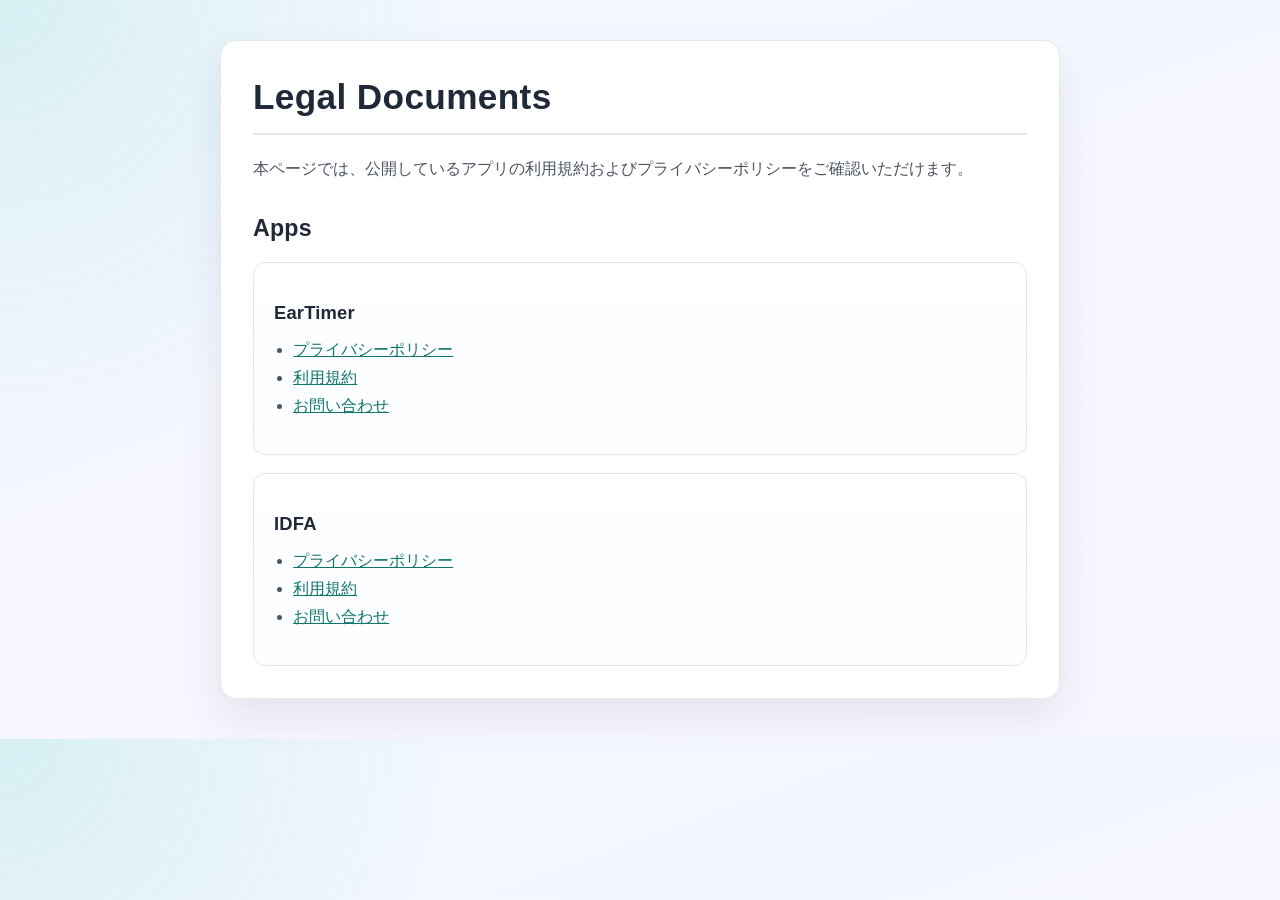
<file: index.html>
<!doctype html>
<html lang="ja">
    <head>
        <meta charset="UTF-8" />
        <title>Legal Documents</title>
        <link rel="stylesheet" href="style.css" />
    </head>
    <body>
        <h1>Legal Documents</h1>

        <p>
            本ページでは、公開しているアプリの利用規約およびプライバシーポリシーをご確認いただけます。
        </p>

        <h2>Apps</h2>

        <section>
            <h3>EarTimer</h3>
            <ul>
                <li>
                    <a href="EarTimer/privacy.html">プライバシーポリシー</a>
                </li>

                <li>
                    <a href="EarTimer/terms.html">利用規約</a>
                </li>

                <li>
                    <a href="EarTimer/contact.html">お問い合わせ</a>
                </li>
            </ul>
        </section>
        <section>
            <h3>IDFA</h3>
            <ul>
                <li>
                    <a href="IDFA/privacy.html">プライバシーポリシー</a>
                </li>

                <li>
                    <a href="IDFA/terms.html">利用規約</a>
                </li>

                <li>
                    <a href="IDFA/contact.html">お問い合わせ</a>
                </li>
            </ul>
        </section>
    </body>
</html>
</file>
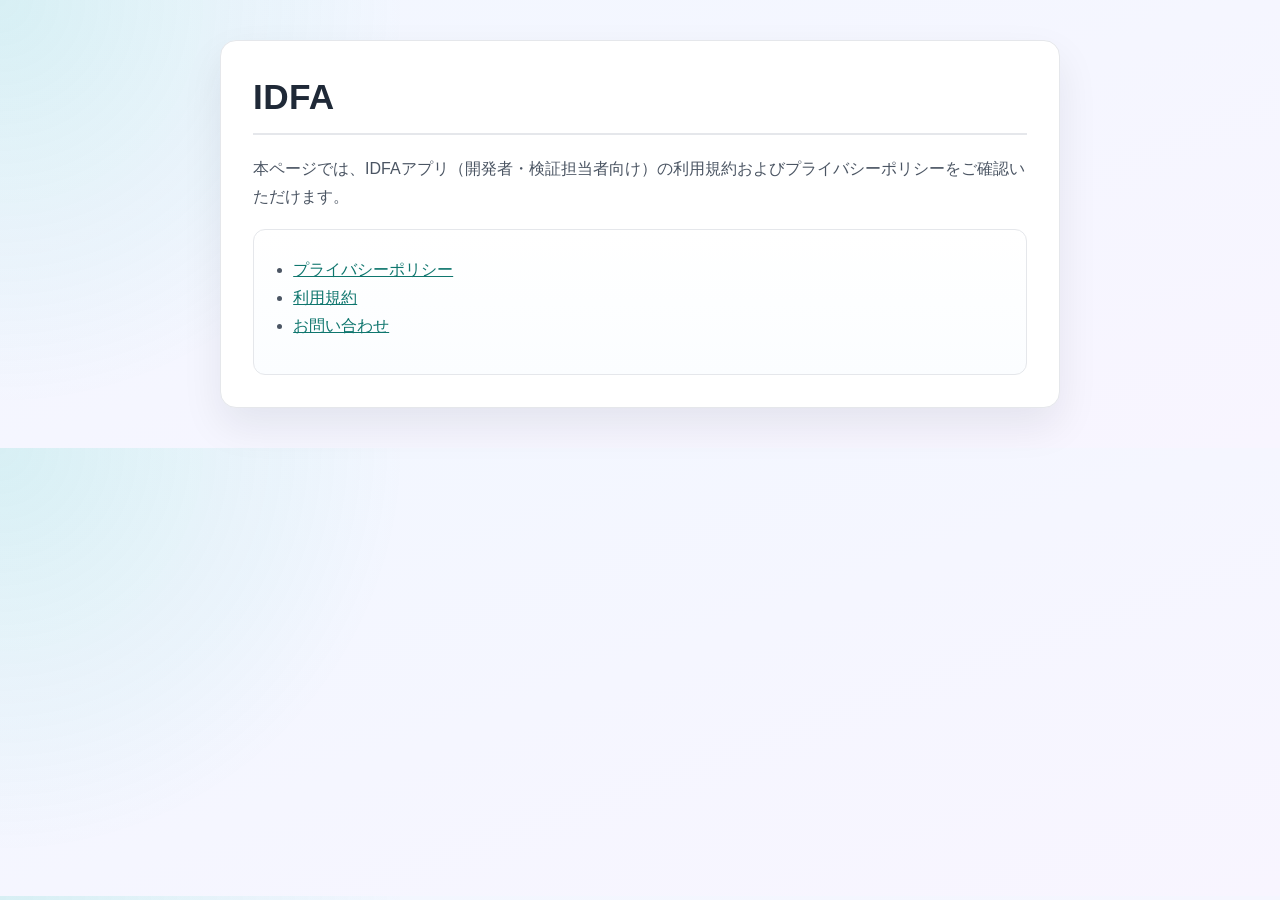
<file: IDFA/index.html>
<!doctype html>
<html lang="ja">
    <head>
        <meta charset="UTF-8" />
        <title>Legal Documents</title>
        <link rel="stylesheet" href="../style.css" />
    </head>
    <body>
        <h1>IDFA</h1>

        <p>本ページでは、IDFAアプリ（開発者・検証担当者向け）の利用規約およびプライバシーポリシーをご確認いただけます。</p>

        <section>
            <ul>
                <li><a href="privacy.html">プライバシーポリシー</a></li>
                <li><a href="terms.html">利用規約</a></li>
                <li><a href="contact.html">お問い合わせ</a></li>
            </ul>
        </section>
    </body>
</html>
</file>
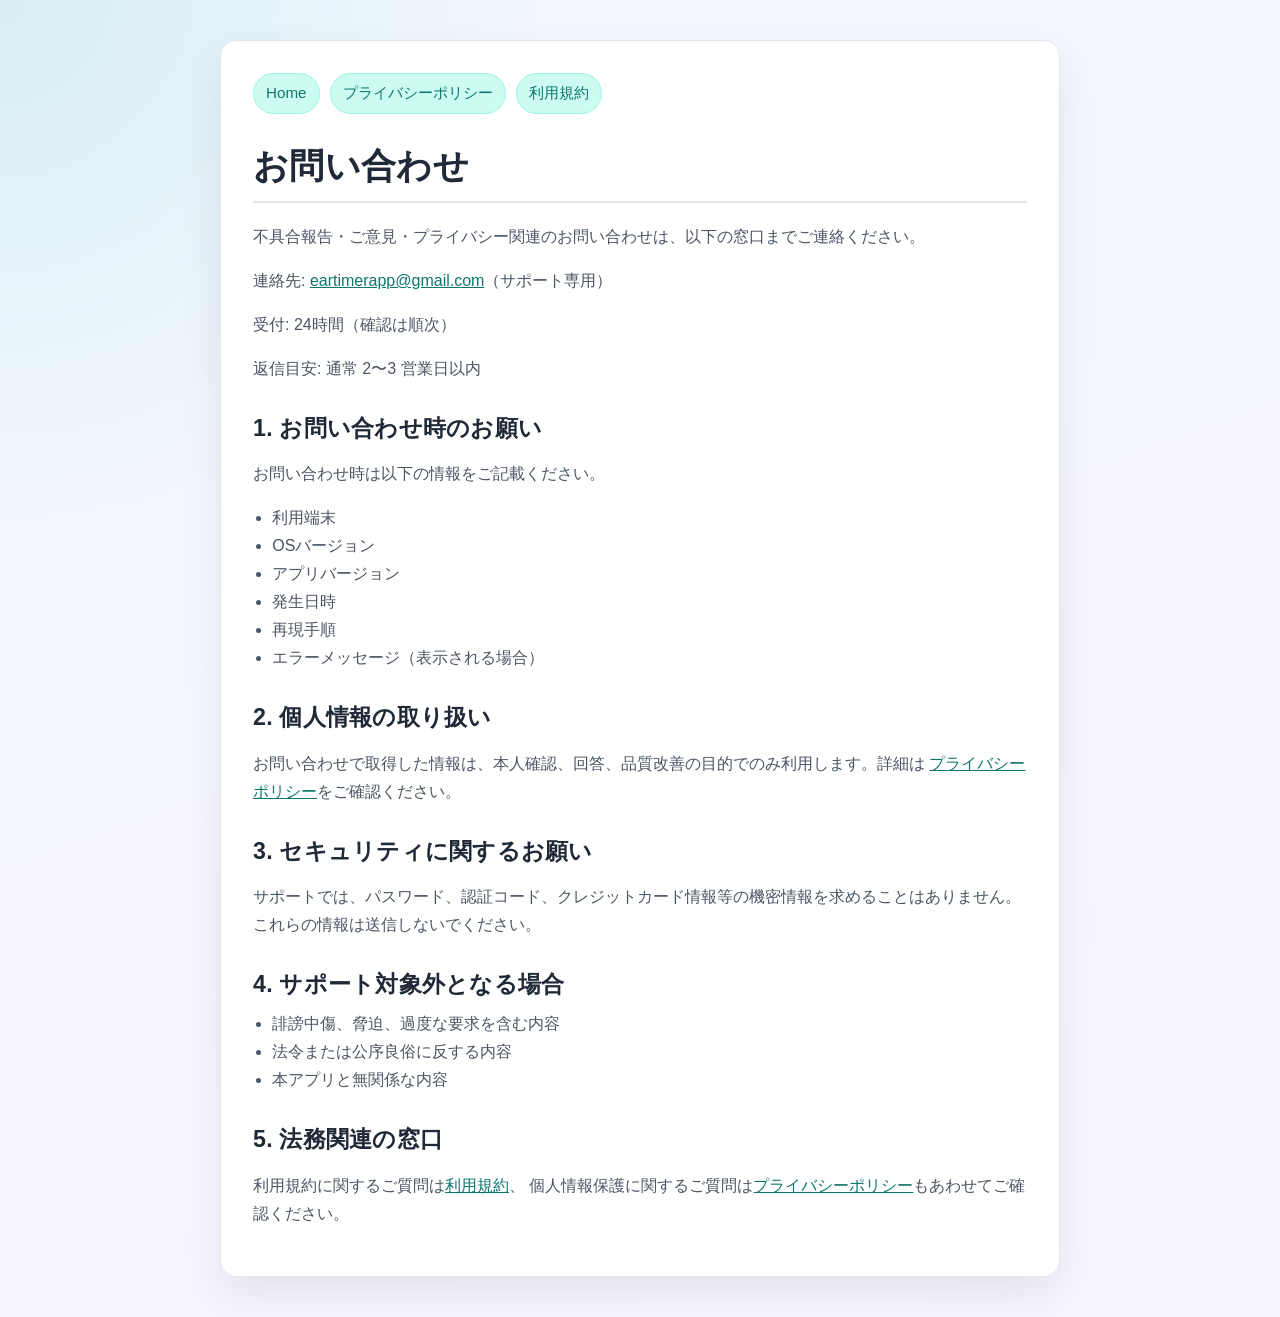
<file: EarTimer/contact.html>
<!doctype html>
<html lang="ja">
    <head>
        <meta charset="UTF-8" />
        <title>お問い合わせ</title>
        <link rel="stylesheet" href="../style.css" />
    </head>
    <body>
        <nav>
            <a href="../index.html">Home</a>
            <a href="privacy.html">プライバシーポリシー</a>
            <a href="terms.html">利用規約</a>
        </nav>

        <h1>お問い合わせ</h1>

        <p>
            不具合報告・ご意見・プライバシー関連のお問い合わせは、以下の窓口までご連絡ください。
        </p>

        <p>
            連絡先:
            <a href="mailto:eartimerapp@gmail.com">eartimerapp@gmail.com</a
            >（サポート専用）
        </p>

        <p>受付: 24時間（確認は順次）</p>

        <p>返信目安: 通常 2〜3 営業日以内</p>

        <h2>1. お問い合わせ時のお願い</h2>

        <p>お問い合わせ時は以下の情報をご記載ください。</p>

        <ul>
            <li>利用端末</li>
            <li>OSバージョン</li>
            <li>アプリバージョン</li>
            <li>発生日時</li>
            <li>再現手順</li>
            <li>エラーメッセージ（表示される場合）</li>
        </ul>

        <h2>2. 個人情報の取り扱い</h2>

        <p>
            お問い合わせで取得した情報は、本人確認、回答、品質改善の目的でのみ利用します。詳細は
            <a href="privacy.html">プライバシーポリシー</a>をご確認ください。
        </p>

        <h2>3. セキュリティに関するお願い</h2>

        <p>
            サポートでは、パスワード、認証コード、クレジットカード情報等の機密情報を求めることはありません。
            これらの情報は送信しないでください。
        </p>

        <h2>4. サポート対象外となる場合</h2>

        <ul>
            <li>誹謗中傷、脅迫、過度な要求を含む内容</li>
            <li>法令または公序良俗に反する内容</li>
            <li>本アプリと無関係な内容</li>
        </ul>

        <h2>5. 法務関連の窓口</h2>

        <p>
            利用規約に関するご質問は<a href="terms.html">利用規約</a>、
            個人情報保護に関するご質問は<a href="privacy.html"
                >プライバシーポリシー</a
            >もあわせてご確認ください。
        </p>
    </body>
</html>
</file>
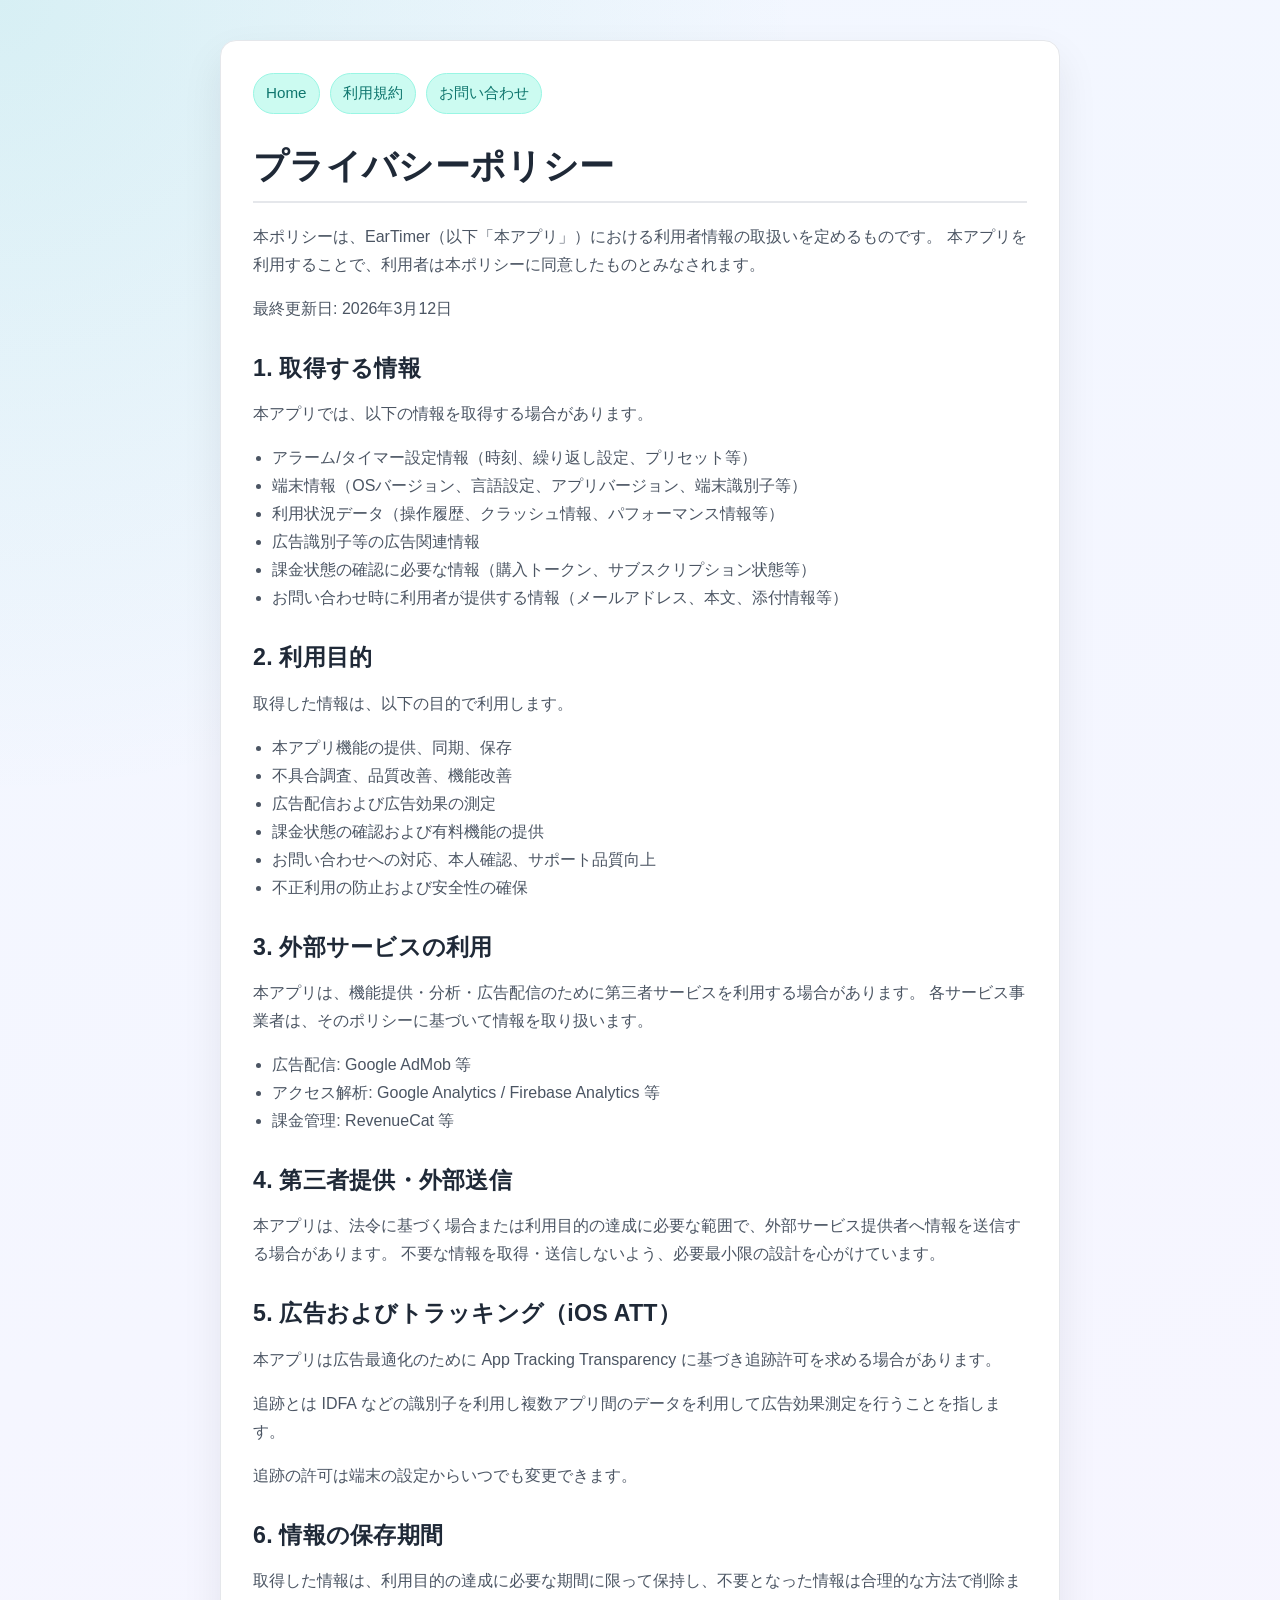
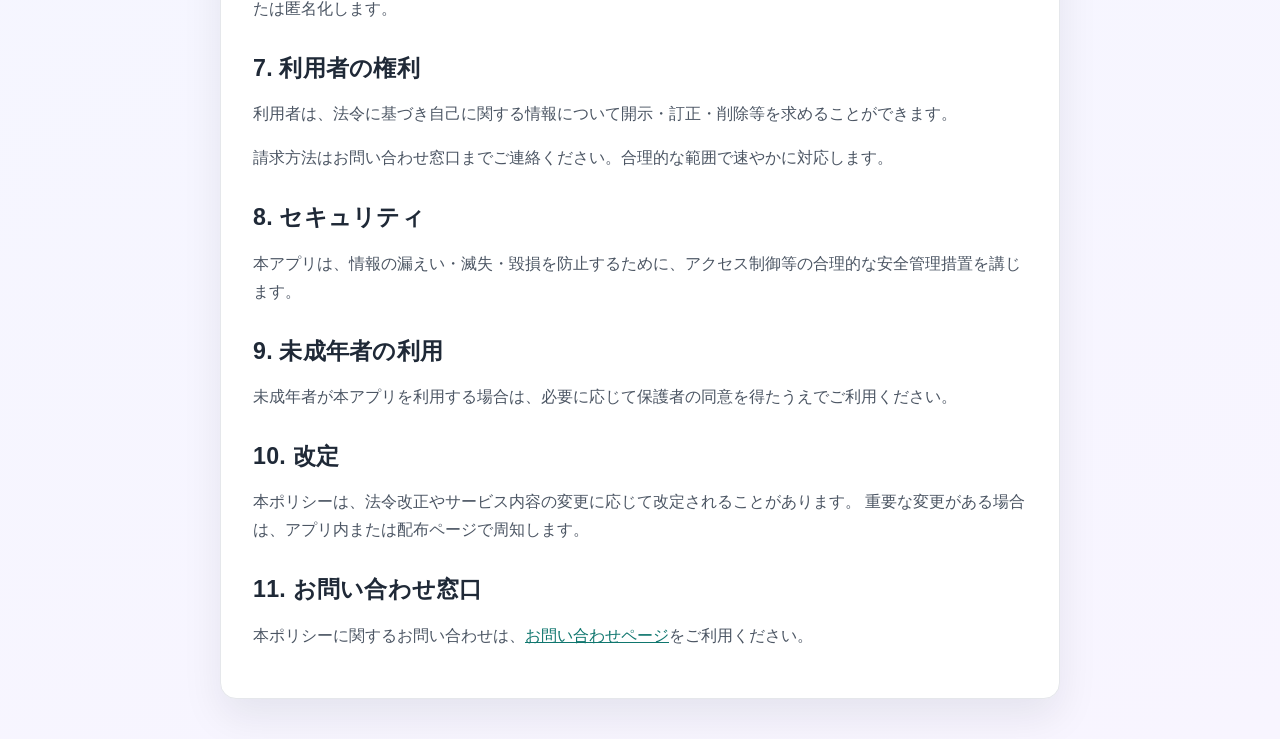
<file: EarTimer/privacy.html>
<!doctype html>
<html lang="ja">
    <head>
        <meta charset="UTF-8" />
        <title>プライバシーポリシー</title>
        <link rel="stylesheet" href="../style.css" />
    </head>
    <body>
        <nav>
            <a href="../index.html">Home</a>
            <a href="terms.html">利用規約</a>
            <a href="contact.html">お問い合わせ</a>
        </nav>

        <h1>プライバシーポリシー</h1>

        <p>
            本ポリシーは、EarTimer（以下「本アプリ」）における利用者情報の取扱いを定めるものです。
            本アプリを利用することで、利用者は本ポリシーに同意したものとみなされます。
        </p>

        <p>最終更新日: 2026年3月12日</p>

        <h2>1. 取得する情報</h2>

        <p>本アプリでは、以下の情報を取得する場合があります。</p>

        <ul>
            <li>
                アラーム/タイマー設定情報（時刻、繰り返し設定、プリセット等）
            </li>
            <li>
                端末情報（OSバージョン、言語設定、アプリバージョン、端末識別子等）
            </li>
            <li>
                利用状況データ（操作履歴、クラッシュ情報、パフォーマンス情報等）
            </li>
            <li>広告識別子等の広告関連情報</li>
            <li>
                課金状態の確認に必要な情報（購入トークン、サブスクリプション状態等）
            </li>
            <li>
                お問い合わせ時に利用者が提供する情報（メールアドレス、本文、添付情報等）
            </li>
        </ul>

        <h2>2. 利用目的</h2>

        <p>取得した情報は、以下の目的で利用します。</p>

        <ul>
            <li>本アプリ機能の提供、同期、保存</li>
            <li>不具合調査、品質改善、機能改善</li>
            <li>広告配信および広告効果の測定</li>
            <li>課金状態の確認および有料機能の提供</li>
            <li>お問い合わせへの対応、本人確認、サポート品質向上</li>
            <li>不正利用の防止および安全性の確保</li>
        </ul>

        <h2>3. 外部サービスの利用</h2>

        <p>
            本アプリは、機能提供・分析・広告配信のために第三者サービスを利用する場合があります。
            各サービス事業者は、そのポリシーに基づいて情報を取り扱います。
        </p>

        <ul>
            <li>広告配信: Google AdMob 等</li>
            <li>アクセス解析: Google Analytics / Firebase Analytics 等</li>
            <li>課金管理: RevenueCat 等</li>
        </ul>

        <h2>4. 第三者提供・外部送信</h2>

        <p>
            本アプリは、法令に基づく場合または利用目的の達成に必要な範囲で、外部サービス提供者へ情報を送信する場合があります。
            不要な情報を取得・送信しないよう、必要最小限の設計を心がけています。
        </p>

        <h2>5. 広告およびトラッキング（iOS ATT）</h2>

        <p>
            本アプリは広告最適化のために App Tracking Transparency
            に基づき追跡許可を求める場合があります。
        </p>

        <p>
            追跡とは IDFA
            などの識別子を利用し複数アプリ間のデータを利用して広告効果測定を行うことを指します。
        </p>

        <p>追跡の許可は端末の設定からいつでも変更できます。</p>

        <h2>6. 情報の保存期間</h2>

        <p>
            取得した情報は、利用目的の達成に必要な期間に限って保持し、不要となった情報は合理的な方法で削除または匿名化します。
        </p>

        <h2>7. 利用者の権利</h2>

        <p>
            利用者は、法令に基づき自己に関する情報について開示・訂正・削除等を求めることができます。
        </p>

        <p>
            請求方法はお問い合わせ窓口までご連絡ください。合理的な範囲で速やかに対応します。
        </p>

        <h2>8. セキュリティ</h2>

        <p>
            本アプリは、情報の漏えい・滅失・毀損を防止するために、アクセス制御等の合理的な安全管理措置を講じます。
        </p>

        <h2>9. 未成年者の利用</h2>

        <p>
            未成年者が本アプリを利用する場合は、必要に応じて保護者の同意を得たうえでご利用ください。
        </p>

        <h2>10. 改定</h2>

        <p>
            本ポリシーは、法令改正やサービス内容の変更に応じて改定されることがあります。
            重要な変更がある場合は、アプリ内または配布ページで周知します。
        </p>

        <h2>11. お問い合わせ窓口</h2>

        <p>
            本ポリシーに関するお問い合わせは、<a href="contact.html"
                >お問い合わせページ</a
            >をご利用ください。
        </p>
    </body>
</html>
</file>
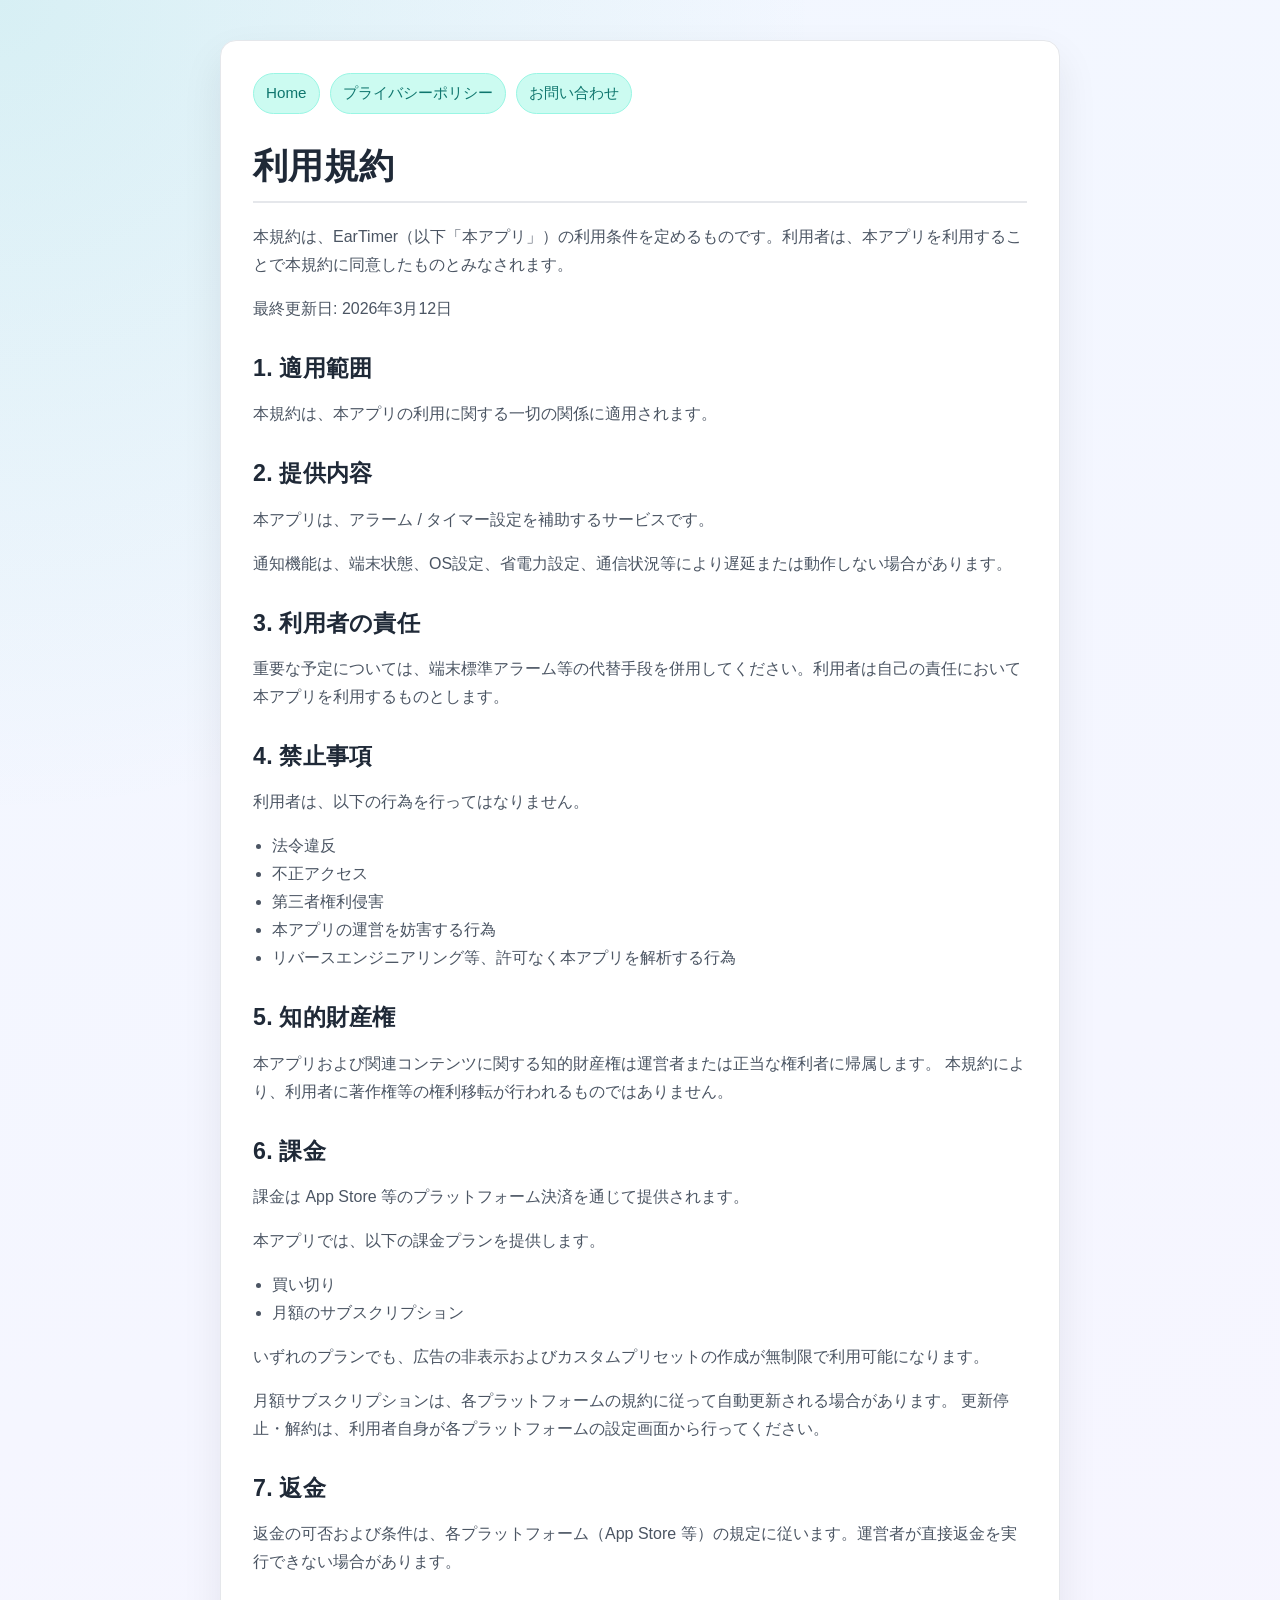
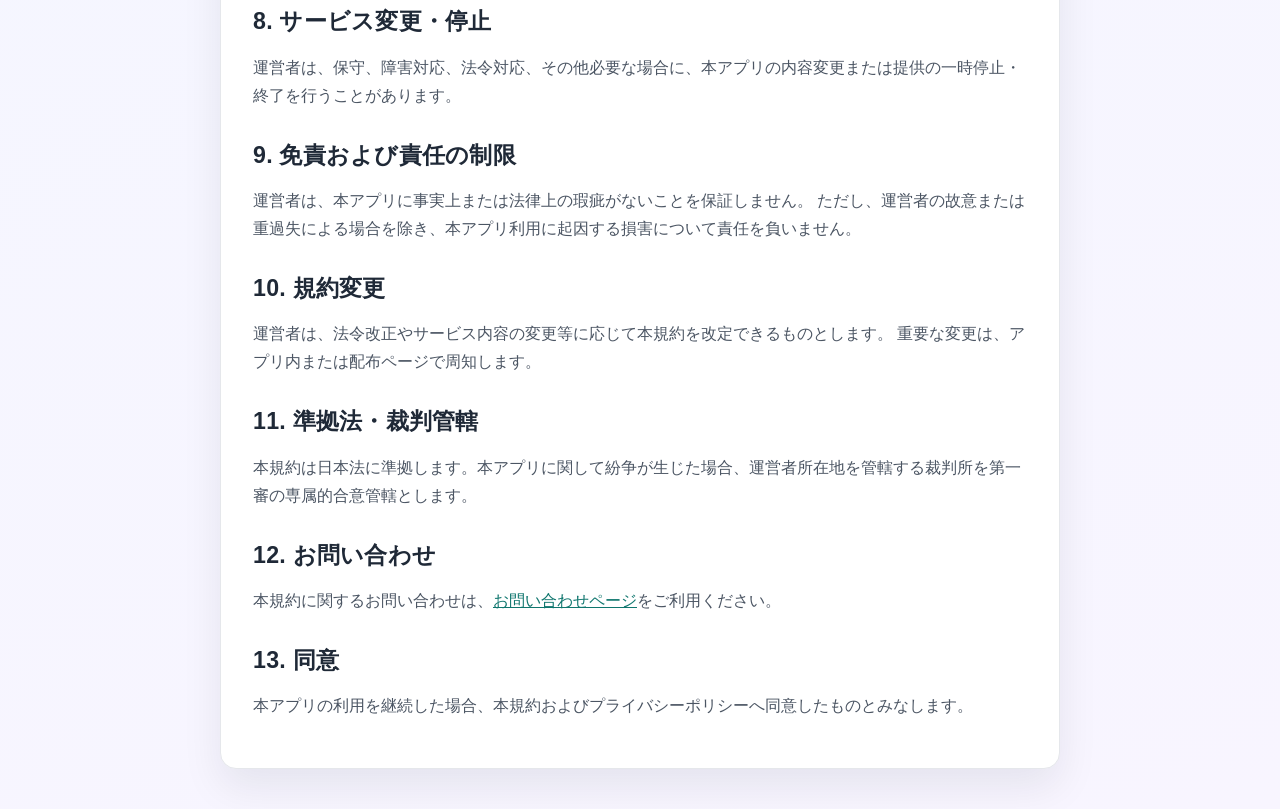
<file: EarTimer/terms.html>
<!doctype html>
<html lang="ja">
    <head>
        <meta charset="UTF-8" />
        <title>利用規約</title>
        <link rel="stylesheet" href="../style.css" />
    </head>
    <body>
        <nav>
            <a href="../index.html">Home</a>
            <a href="privacy.html">プライバシーポリシー</a>
            <a href="contact.html">お問い合わせ</a>
        </nav>

        <h1>利用規約</h1>

        <p>
            本規約は、EarTimer（以下「本アプリ」）の利用条件を定めるものです。利用者は、本アプリを利用することで本規約に同意したものとみなされます。
        </p>

        <p>最終更新日: 2026年3月12日</p>

        <h2>1. 適用範囲</h2>

        <p>本規約は、本アプリの利用に関する一切の関係に適用されます。</p>

        <h2>2. 提供内容</h2>

        <p>本アプリは、アラーム / タイマー設定を補助するサービスです。</p>

        <p>
            通知機能は、端末状態、OS設定、省電力設定、通信状況等により遅延または動作しない場合があります。
        </p>

        <h2>3. 利用者の責任</h2>

        <p>
            重要な予定については、端末標準アラーム等の代替手段を併用してください。利用者は自己の責任において本アプリを利用するものとします。
        </p>

        <h2>4. 禁止事項</h2>

        <p>利用者は、以下の行為を行ってはなりません。</p>

        <ul>
            <li>法令違反</li>
            <li>不正アクセス</li>
            <li>第三者権利侵害</li>
            <li>本アプリの運営を妨害する行為</li>
            <li>リバースエンジニアリング等、許可なく本アプリを解析する行為</li>
        </ul>

        <h2>5. 知的財産権</h2>

        <p>
            本アプリおよび関連コンテンツに関する知的財産権は運営者または正当な権利者に帰属します。
            本規約により、利用者に著作権等の権利移転が行われるものではありません。
        </p>

        <h2>6. 課金</h2>

        <p>課金は App Store 等のプラットフォーム決済を通じて提供されます。</p>

        <p>本アプリでは、以下の課金プランを提供します。</p>

        <ul>
            <li>買い切り</li>
            <li>月額のサブスクリプション</li>
        </ul>

        <p>
            いずれのプランでも、広告の非表示およびカスタムプリセットの作成が無制限で利用可能になります。
        </p>

        <p>
            月額サブスクリプションは、各プラットフォームの規約に従って自動更新される場合があります。
            更新停止・解約は、利用者自身が各プラットフォームの設定画面から行ってください。
        </p>

        <h2>7. 返金</h2>

        <p>
            返金の可否および条件は、各プラットフォーム（App Store
            等）の規定に従います。運営者が直接返金を実行できない場合があります。
        </p>

        <h2>8. サービス変更・停止</h2>

        <p>
            運営者は、保守、障害対応、法令対応、その他必要な場合に、本アプリの内容変更または提供の一時停止・終了を行うことがあります。
        </p>

        <h2>9. 免責および責任の制限</h2>

        <p>
            運営者は、本アプリに事実上または法律上の瑕疵がないことを保証しません。
            ただし、運営者の故意または重過失による場合を除き、本アプリ利用に起因する損害について責任を負いません。
        </p>

        <h2>10. 規約変更</h2>

        <p>
            運営者は、法令改正やサービス内容の変更等に応じて本規約を改定できるものとします。
            重要な変更は、アプリ内または配布ページで周知します。
        </p>

        <h2>11. 準拠法・裁判管轄</h2>

        <p>
            本規約は日本法に準拠します。本アプリに関して紛争が生じた場合、運営者所在地を管轄する裁判所を第一審の専属的合意管轄とします。
        </p>

        <h2>12. お問い合わせ</h2>

        <p>
            本規約に関するお問い合わせは、<a href="contact.html"
                >お問い合わせページ</a
            >をご利用ください。
        </p>

        <h2>13. 同意</h2>

        <p>
            本アプリの利用を継続した場合、本規約およびプライバシーポリシーへ同意したものとみなします。
        </p>
    </body>
</html>
</file>
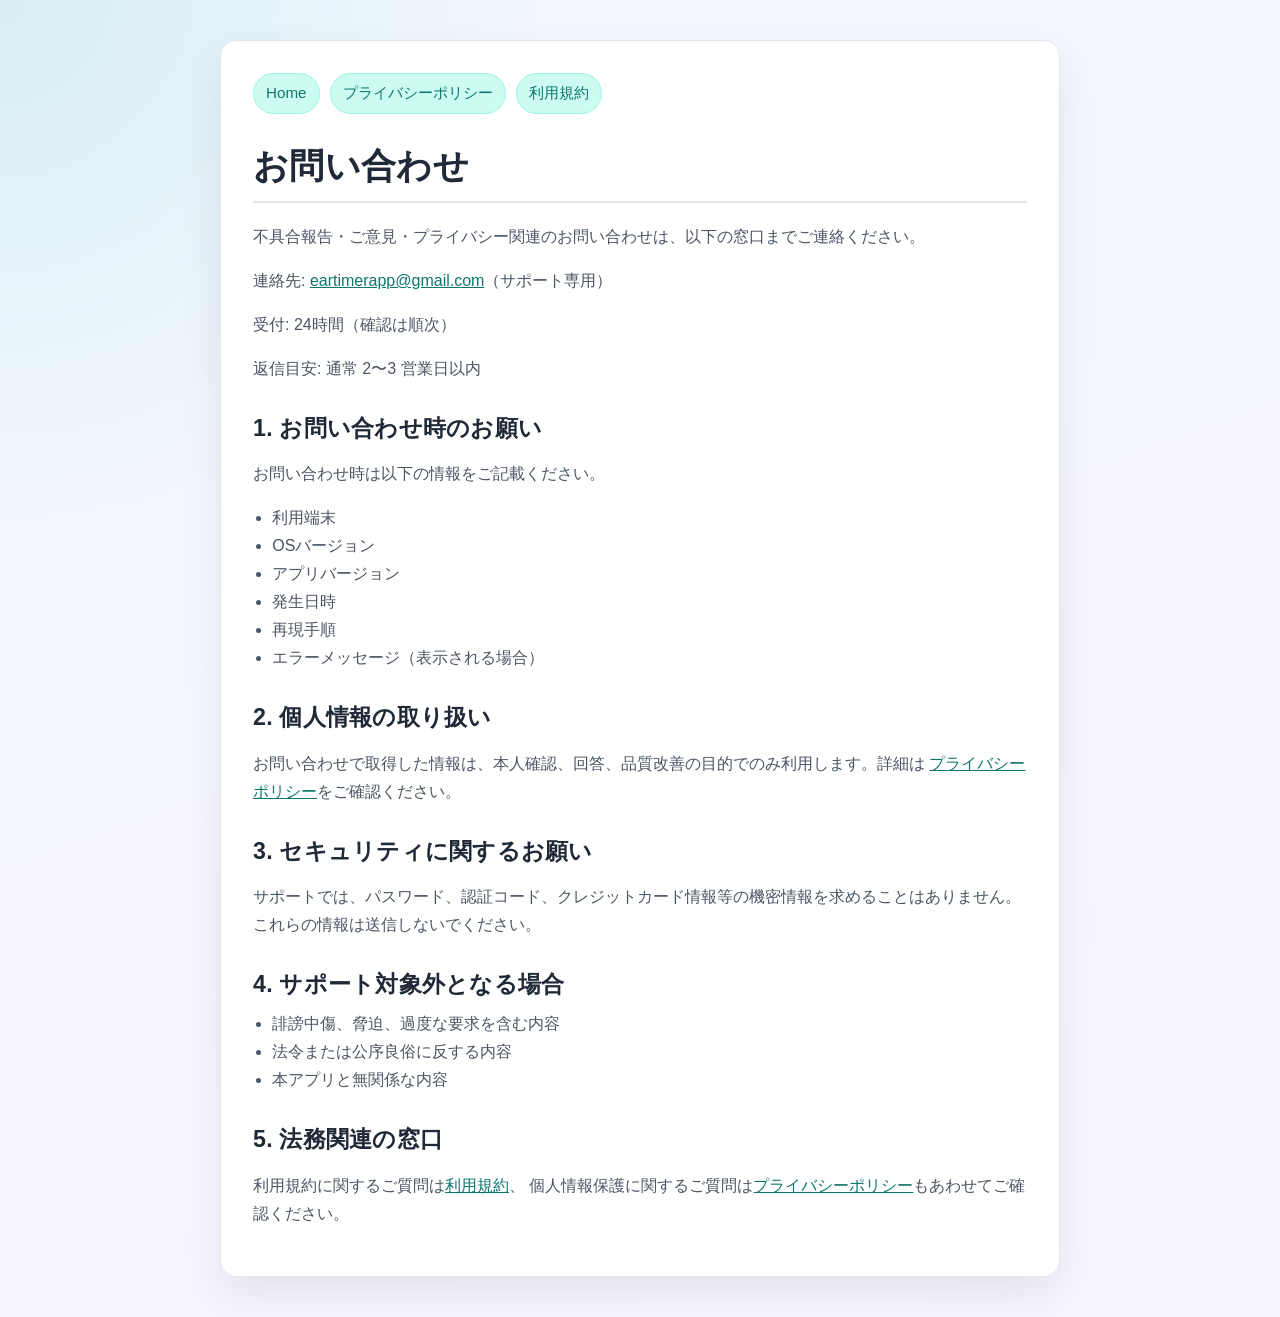
<file: IDFA/contact.html>
<!doctype html>
<html lang="ja">
    <head>
        <meta charset="UTF-8" />
        <title>お問い合わせ</title>
        <link rel="stylesheet" href="../style.css" />
    </head>
    <body>
        <nav>
            <a href="index.html">Home</a>
            <a href="privacy.html">プライバシーポリシー</a>
            <a href="terms.html">利用規約</a>
        </nav>

        <h1>お問い合わせ</h1>

        <p>
            不具合報告・ご意見・プライバシー関連のお問い合わせは、以下の窓口までご連絡ください。
        </p>

        <p>
            連絡先:
            <a href="mailto:eartimerapp@gmail.com">eartimerapp@gmail.com</a
            >（サポート専用）
        </p>

        <p>受付: 24時間（確認は順次）</p>

        <p>返信目安: 通常 2〜3 営業日以内</p>

        <h2>1. お問い合わせ時のお願い</h2>

        <p>お問い合わせ時は以下の情報をご記載ください。</p>

        <ul>
            <li>利用端末</li>
            <li>OSバージョン</li>
            <li>アプリバージョン</li>
            <li>発生日時</li>
            <li>再現手順</li>
            <li>エラーメッセージ（表示される場合）</li>
        </ul>

        <h2>2. 個人情報の取り扱い</h2>

        <p>
            お問い合わせで取得した情報は、本人確認、回答、品質改善の目的でのみ利用します。詳細は
            <a href="privacy.html">プライバシーポリシー</a>をご確認ください。
        </p>

        <h2>3. セキュリティに関するお願い</h2>

        <p>
            サポートでは、パスワード、認証コード、クレジットカード情報等の機密情報を求めることはありません。
            これらの情報は送信しないでください。
        </p>

        <h2>4. サポート対象外となる場合</h2>

        <ul>
            <li>誹謗中傷、脅迫、過度な要求を含む内容</li>
            <li>法令または公序良俗に反する内容</li>
            <li>本アプリと無関係な内容</li>
        </ul>

        <h2>5. 法務関連の窓口</h2>

        <p>
            利用規約に関するご質問は<a href="terms.html">利用規約</a>、
            個人情報保護に関するご質問は<a href="privacy.html"
                >プライバシーポリシー</a
            >もあわせてご確認ください。
        </p>
    </body>
</html>
</file>
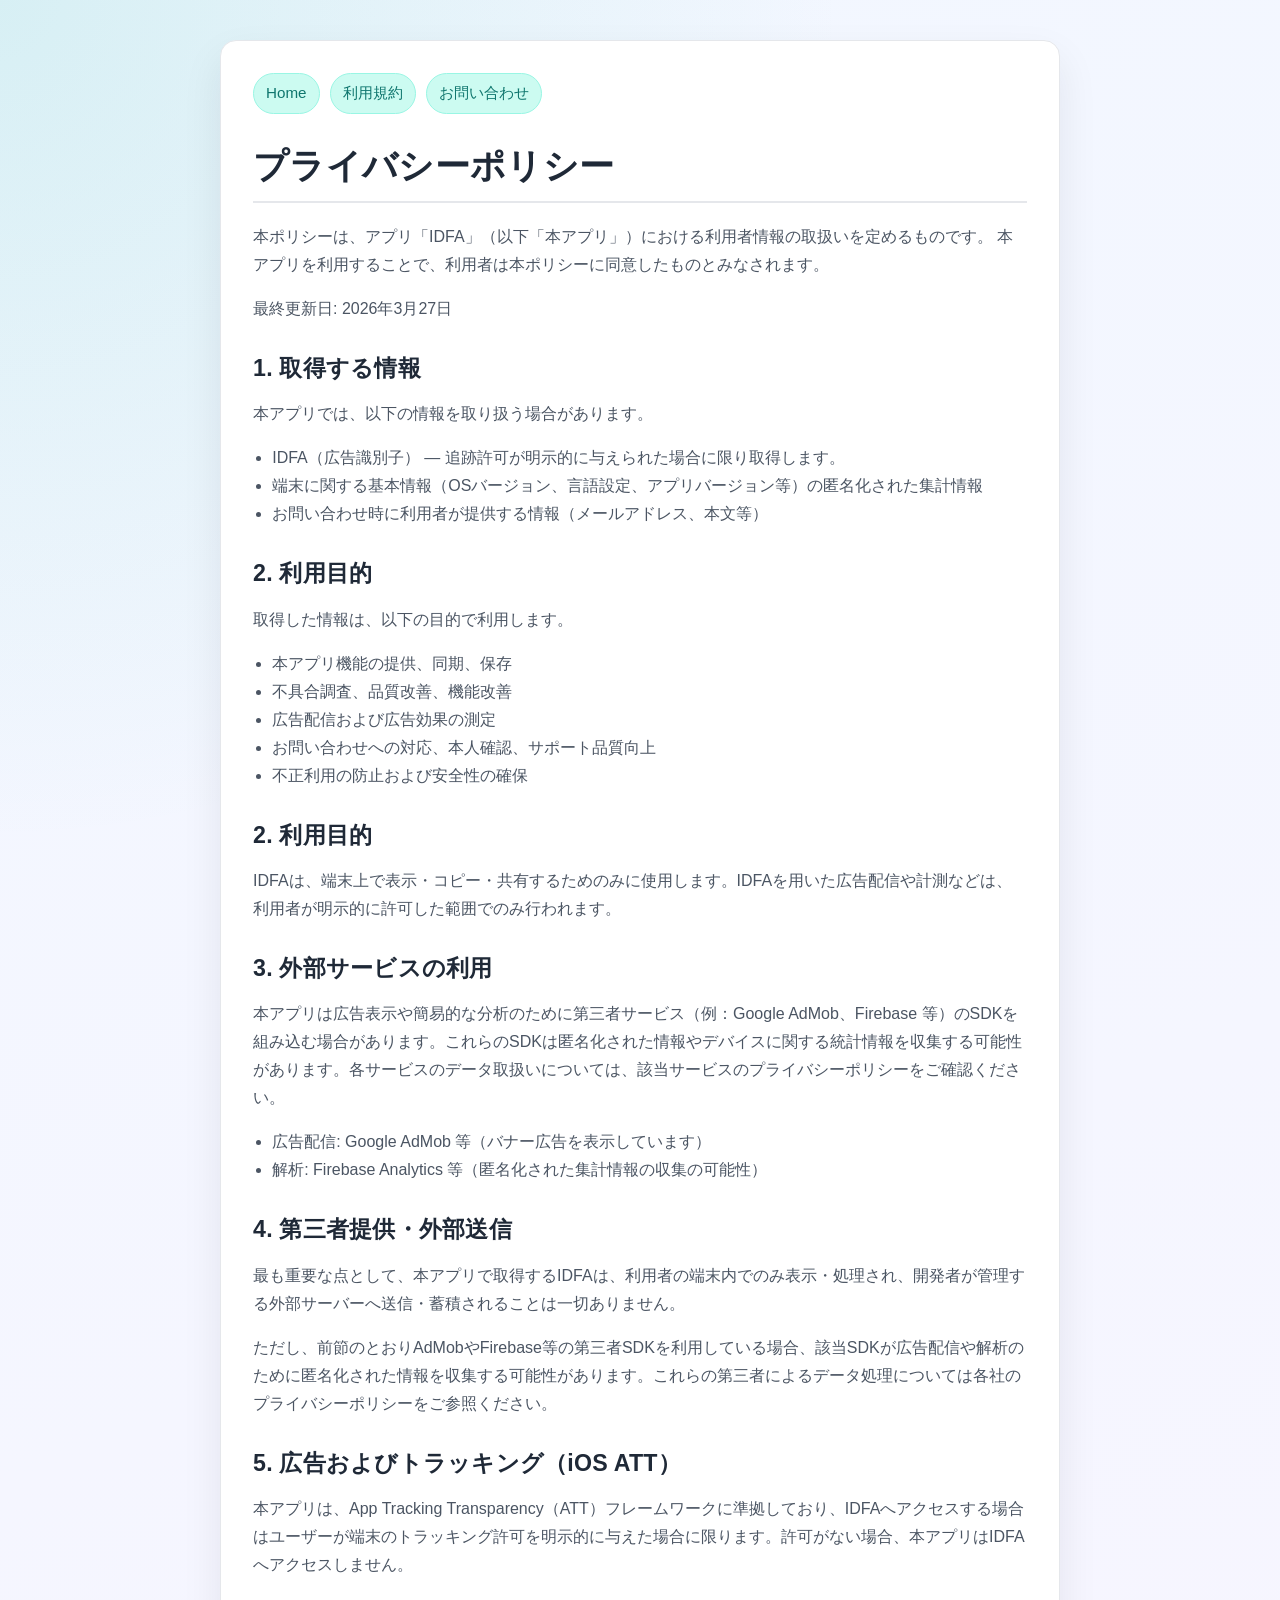
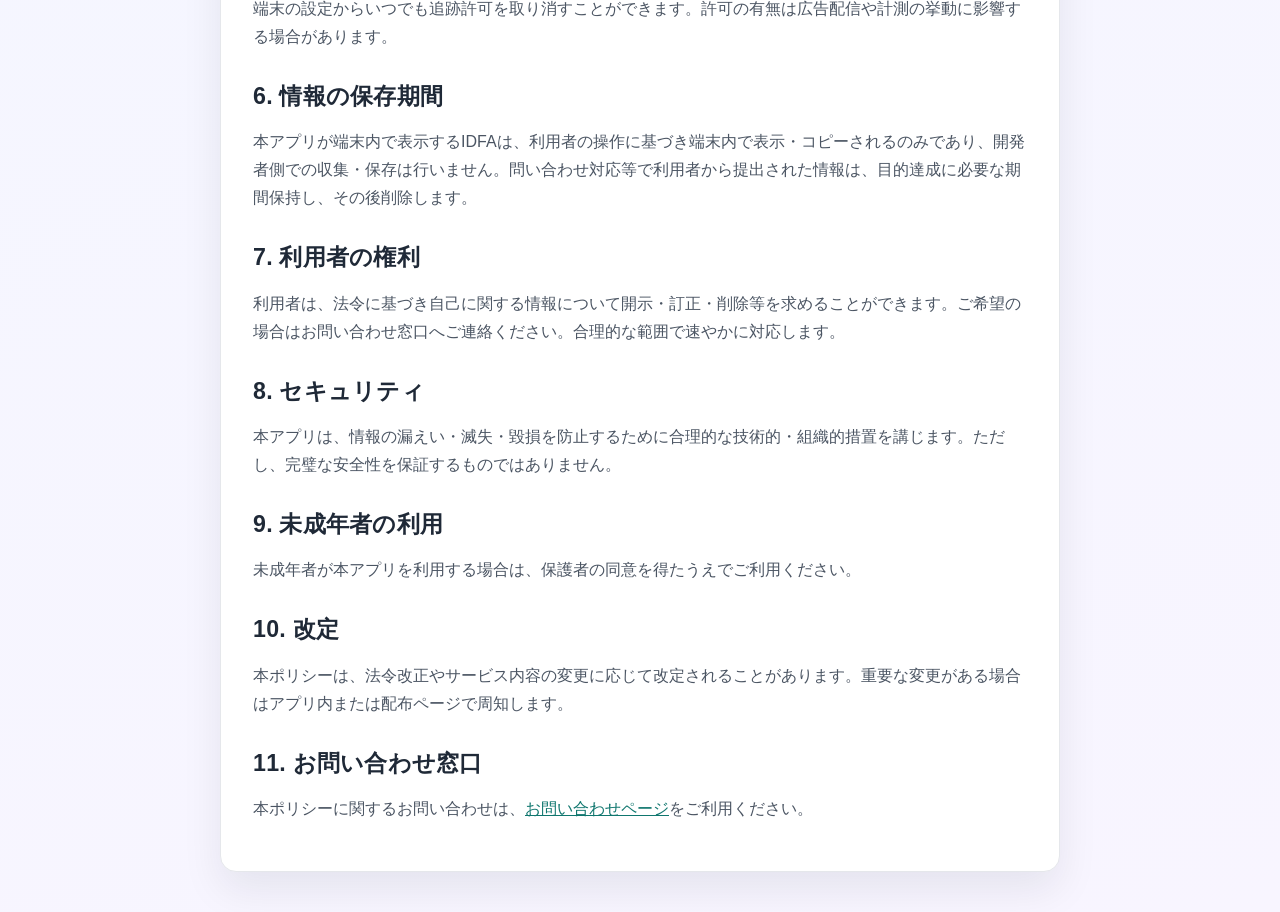
<file: IDFA/privacy.html>
<!doctype html>
<html lang="ja">
    <head>
        <meta charset="UTF-8" />
        <title>プライバシーポリシー - IDFA</title>
        <link rel="stylesheet" href="../style.css" />
    </head>
    <body>
        <nav>
            <a href="index.html">Home</a>
            <a href="terms.html">利用規約</a>
            <a href="contact.html">お問い合わせ</a>
        </nav>

        <h1>プライバシーポリシー</h1>

        <p>
            本ポリシーは、アプリ「IDFA」（以下「本アプリ」）における利用者情報の取扱いを定めるものです。
            本アプリを利用することで、利用者は本ポリシーに同意したものとみなされます。
        </p>

        <p>最終更新日: 2026年3月27日</p>

        <h2>1. 取得する情報</h2>

        <p>本アプリでは、以下の情報を取り扱う場合があります。</p>

        <ul>
            <li>IDFA（広告識別子） — 追跡許可が明示的に与えられた場合に限り取得します。</li>
            <li>端末に関する基本情報（OSバージョン、言語設定、アプリバージョン等）の匿名化された集計情報</li>
            <li>お問い合わせ時に利用者が提供する情報（メールアドレス、本文等）</li>
        </ul>

        <h2>2. 利用目的</h2>

        <p>取得した情報は、以下の目的で利用します。</p>

        <ul>
            <li>本アプリ機能の提供、同期、保存</li>
            <li>不具合調査、品質改善、機能改善</li>
            <li>広告配信および広告効果の測定</li>
            <li>お問い合わせへの対応、本人確認、サポート品質向上</li>
            <li>不正利用の防止および安全性の確保</li>
        </ul>

        <h2>2. 利用目的</h2>

        <p>IDFAは、端末上で表示・コピー・共有するためのみに使用します。IDFAを用いた広告配信や計測などは、利用者が明示的に許可した範囲でのみ行われます。</p>

        <h2>3. 外部サービスの利用</h2>

        <p>本アプリは広告表示や簡易的な分析のために第三者サービス（例：Google AdMob、Firebase 等）のSDKを組み込む場合があります。これらのSDKは匿名化された情報やデバイスに関する統計情報を収集する可能性があります。各サービスのデータ取扱いについては、該当サービスのプライバシーポリシーをご確認ください。</p>

        <ul>
            <li>広告配信: Google AdMob 等（バナー広告を表示しています）</li>
            <li>解析: Firebase Analytics 等（匿名化された集計情報の収集の可能性）</li>
        </ul>

        <h2>4. 第三者提供・外部送信</h2>

        <p>最も重要な点として、本アプリで取得するIDFAは、利用者の端末内でのみ表示・処理され、開発者が管理する外部サーバーへ送信・蓄積されることは一切ありません。</p>

        <p>ただし、前節のとおりAdMobやFirebase等の第三者SDKを利用している場合、該当SDKが広告配信や解析のために匿名化された情報を収集する可能性があります。これらの第三者によるデータ処理については各社のプライバシーポリシーをご参照ください。</p>

        <h2>5. 広告およびトラッキング（iOS ATT）</h2>

        <p>本アプリは、App Tracking Transparency（ATT）フレームワークに準拠しており、IDFAへアクセスする場合はユーザーが端末のトラッキング許可を明示的に与えた場合に限ります。許可がない場合、本アプリはIDFAへアクセスしません。</p>

        <p>端末の設定からいつでも追跡許可を取り消すことができます。許可の有無は広告配信や計測の挙動に影響する場合があります。</p>

        <h2>6. 情報の保存期間</h2>

        <p>本アプリが端末内で表示するIDFAは、利用者の操作に基づき端末内で表示・コピーされるのみであり、開発者側での収集・保存は行いません。問い合わせ対応等で利用者から提出された情報は、目的達成に必要な期間保持し、その後削除します。</p>

        <h2>7. 利用者の権利</h2>

        <p>利用者は、法令に基づき自己に関する情報について開示・訂正・削除等を求めることができます。ご希望の場合はお問い合わせ窓口へご連絡ください。合理的な範囲で速やかに対応します。</p>

        <h2>8. セキュリティ</h2>

        <p>本アプリは、情報の漏えい・滅失・毀損を防止するために合理的な技術的・組織的措置を講じます。ただし、完璧な安全性を保証するものではありません。</p>

        <h2>9. 未成年者の利用</h2>

        <p>未成年者が本アプリを利用する場合は、保護者の同意を得たうえでご利用ください。</p>

        <h2>10. 改定</h2>

        <p>本ポリシーは、法令改正やサービス内容の変更に応じて改定されることがあります。重要な変更がある場合はアプリ内または配布ページで周知します。</p>

        <h2>11. お問い合わせ窓口</h2>

        <p>本ポリシーに関するお問い合わせは、<a href="contact.html">お問い合わせページ</a>をご利用ください。</p>
    </body>
</html>
</file>
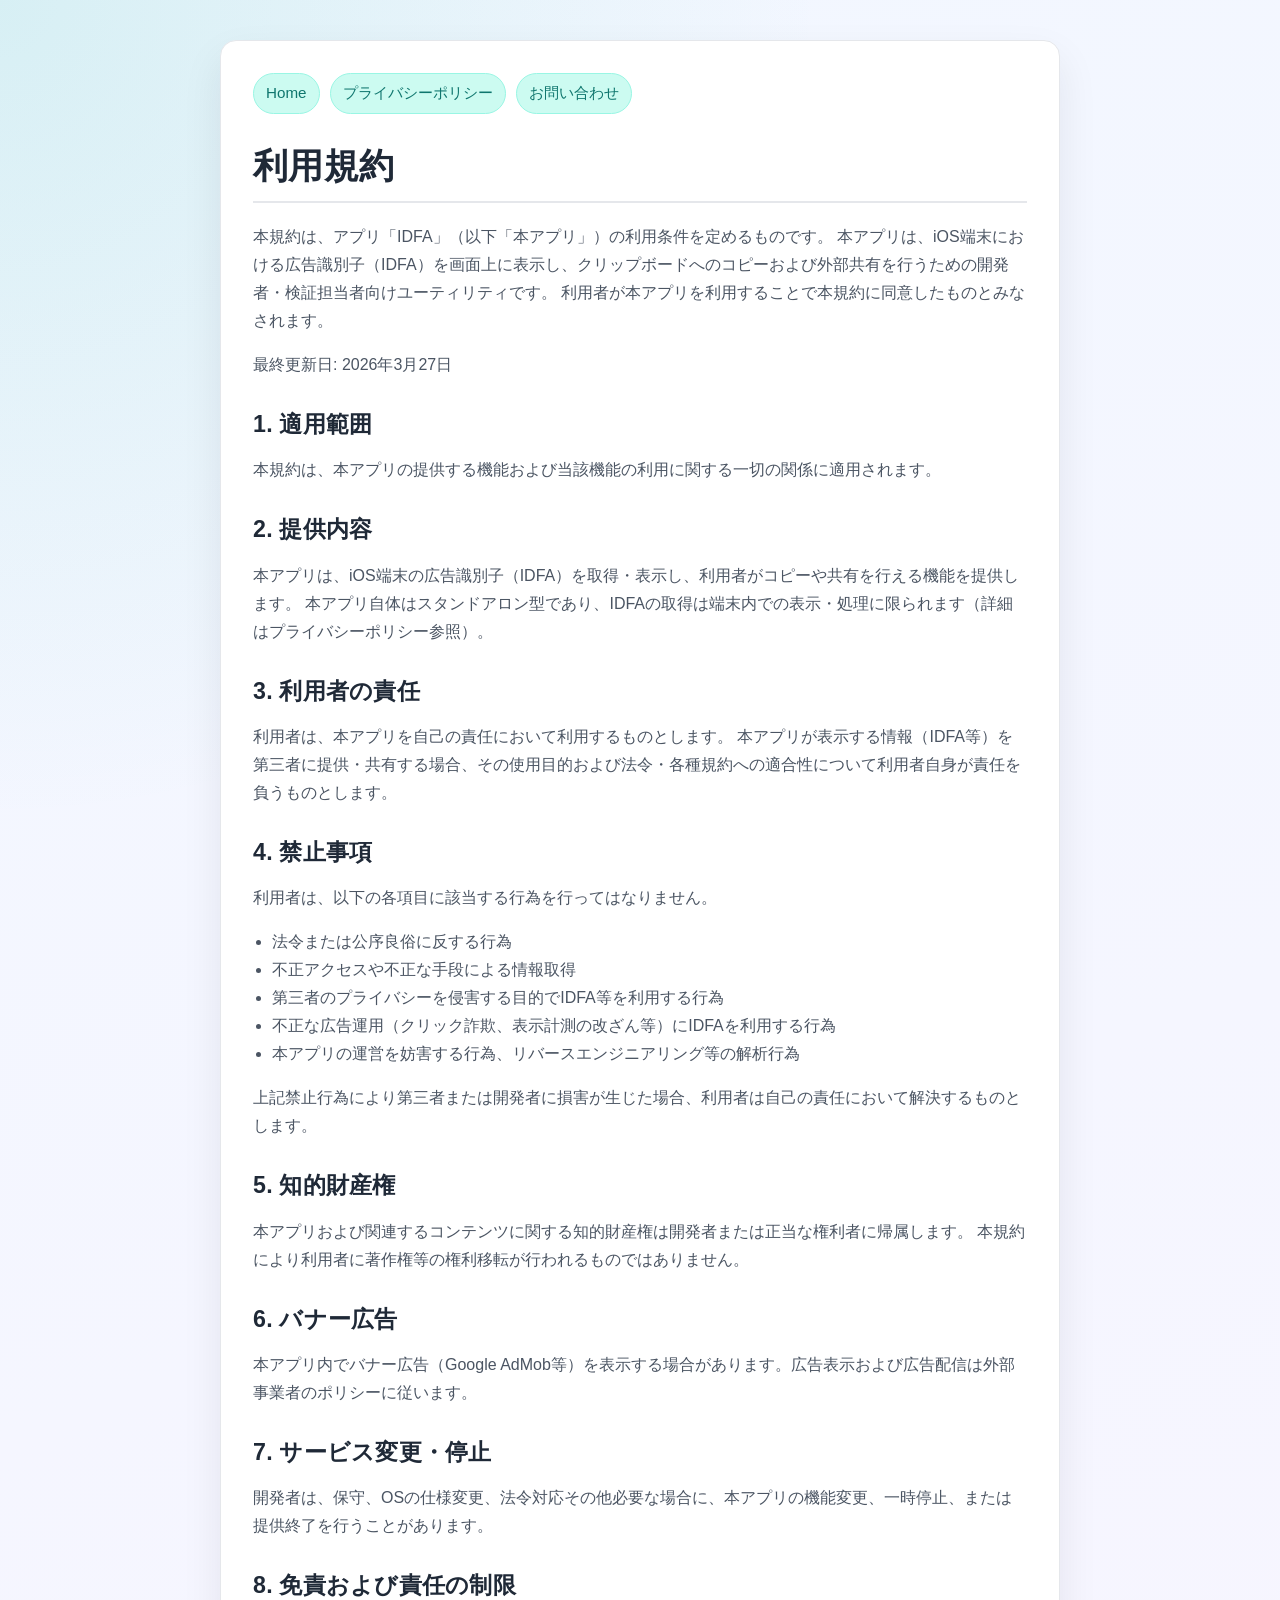
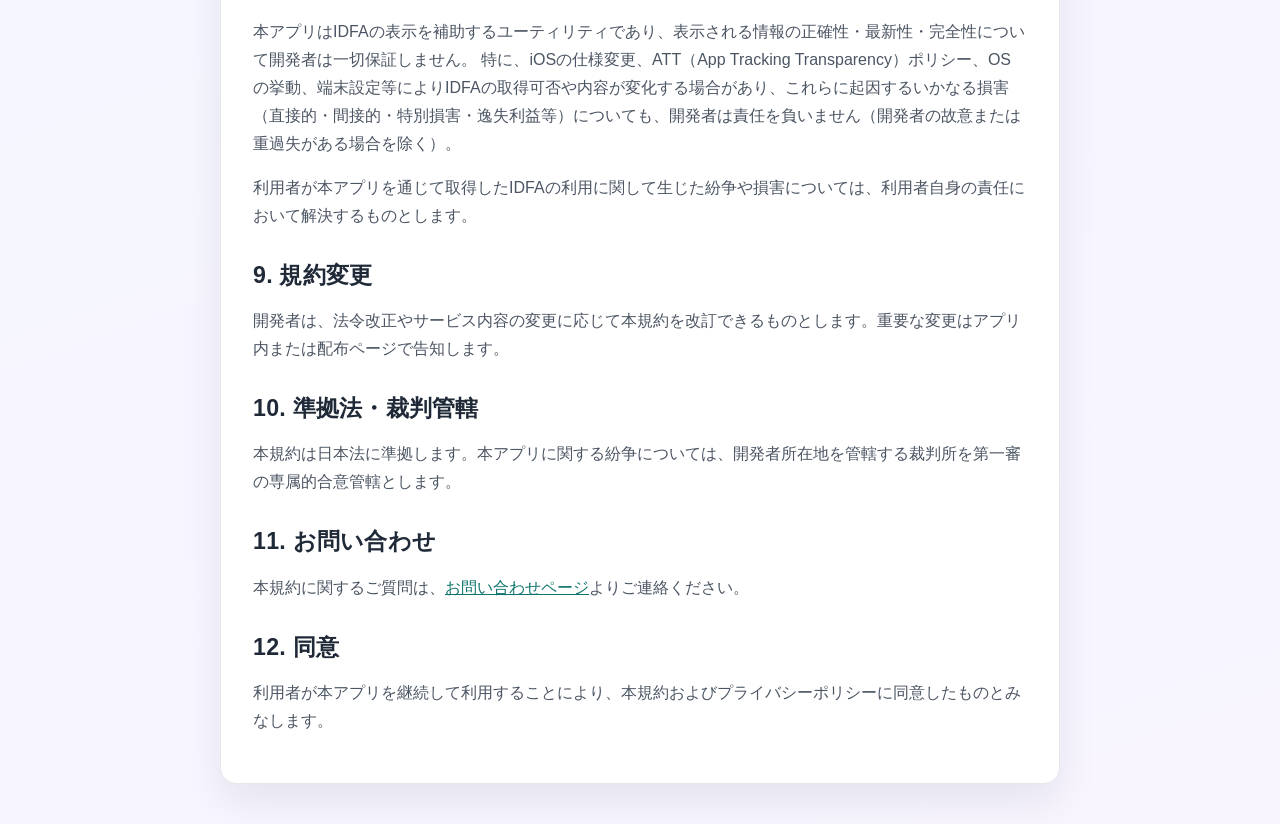
<file: IDFA/terms.html>
<!doctype html>
<html lang="ja">
    <head>
        <meta charset="UTF-8" />
        <title>利用規約 - IDFA</title>
        <link rel="stylesheet" href="../style.css" />
    </head>
    <body>
        <nav>
            <a href="index.html">Home</a>
            <a href="privacy.html">プライバシーポリシー</a>
            <a href="contact.html">お問い合わせ</a>
        </nav>

        <h1>利用規約</h1>

        <p>
            本規約は、アプリ「IDFA」（以下「本アプリ」）の利用条件を定めるものです。
            本アプリは、iOS端末における広告識別子（IDFA）を画面上に表示し、クリップボードへのコピーおよび外部共有を行うための開発者・検証担当者向けユーティリティです。
            利用者が本アプリを利用することで本規約に同意したものとみなされます。
        </p>

        <p>最終更新日: 2026年3月27日</p>

        <h2>1. 適用範囲</h2>

        <p>本規約は、本アプリの提供する機能および当該機能の利用に関する一切の関係に適用されます。</p>

        <h2>2. 提供内容</h2>

        <p>
            本アプリは、iOS端末の広告識別子（IDFA）を取得・表示し、利用者がコピーや共有を行える機能を提供します。
            本アプリ自体はスタンドアロン型であり、IDFAの取得は端末内での表示・処理に限られます（詳細はプライバシーポリシー参照）。
        </p>

        <h2>3. 利用者の責任</h2>

        <p>
            利用者は、本アプリを自己の責任において利用するものとします。
            本アプリが表示する情報（IDFA等）を第三者に提供・共有する場合、その使用目的および法令・各種規約への適合性について利用者自身が責任を負うものとします。
        </p>

        <h2>4. 禁止事項</h2>

        <p>利用者は、以下の各項目に該当する行為を行ってはなりません。</p>

        <ul>
            <li>法令または公序良俗に反する行為</li>
            <li>不正アクセスや不正な手段による情報取得</li>
            <li>第三者のプライバシーを侵害する目的でIDFA等を利用する行為</li>
            <li>不正な広告運用（クリック詐欺、表示計測の改ざん等）にIDFAを利用する行為</li>
            <li>本アプリの運営を妨害する行為、リバースエンジニアリング等の解析行為</li>
        </ul>

        <p>上記禁止行為により第三者または開発者に損害が生じた場合、利用者は自己の責任において解決するものとします。</p>

        <h2>5. 知的財産権</h2>

        <p>
            本アプリおよび関連するコンテンツに関する知的財産権は開発者または正当な権利者に帰属します。
            本規約により利用者に著作権等の権利移転が行われるものではありません。
        </p>

        <h2>6. バナー広告</h2>

        <p>本アプリ内でバナー広告（Google AdMob等）を表示する場合があります。広告表示および広告配信は外部事業者のポリシーに従います。</p>

        <h2>7. サービス変更・停止</h2>

        <p>開発者は、保守、OSの仕様変更、法令対応その他必要な場合に、本アプリの機能変更、一時停止、または提供終了を行うことがあります。</p>

        <h2>8. 免責および責任の制限</h2>

        <p>
            本アプリはIDFAの表示を補助するユーティリティであり、表示される情報の正確性・最新性・完全性について開発者は一切保証しません。
            特に、iOSの仕様変更、ATT（App Tracking Transparency）ポリシー、OSの挙動、端末設定等によりIDFAの取得可否や内容が変化する場合があり、これらに起因するいかなる損害（直接的・間接的・特別損害・逸失利益等）についても、開発者は責任を負いません（開発者の故意または重過失がある場合を除く）。
        </p>

        <p>
            利用者が本アプリを通じて取得したIDFAの利用に関して生じた紛争や損害については、利用者自身の責任において解決するものとします。
        </p>

        <h2>9. 規約変更</h2>

        <p>開発者は、法令改正やサービス内容の変更に応じて本規約を改訂できるものとします。重要な変更はアプリ内または配布ページで告知します。</p>

        <h2>10. 準拠法・裁判管轄</h2>

        <p>本規約は日本法に準拠します。本アプリに関する紛争については、開発者所在地を管轄する裁判所を第一審の専属的合意管轄とします。</p>

        <h2>11. お問い合わせ</h2>

        <p>本規約に関するご質問は、<a href="contact.html">お問い合わせページ</a>よりご連絡ください。</p>

        <h2>12. 同意</h2>

        <p>利用者が本アプリを継続して利用することにより、本規約およびプライバシーポリシーに同意したものとみなします。</p>
    </body>
</html>
</file>
<file: style.css>
:root {
    --bg-top: #f2f7ff;
    --bg-bottom: #f8f5ff;
    --card-bg: #ffffff;
    --text-main: #1f2937;
    --text-sub: #4b5563;
    --line: #e5e7eb;
    --accent: #0f766e;
    --accent-soft: #ccfbf1;
    --shadow: 0 18px 40px rgba(15, 23, 42, 0.08);
}

* {
    box-sizing: border-box;
}

html {
    background:
        radial-gradient(
            circle at 0% 0%,
            rgba(20, 184, 166, 0.12),
            transparent 30%
        ),
        linear-gradient(160deg, var(--bg-top) 0%, var(--bg-bottom) 100%);
}

body {
    font-family: "Segoe UI", "Hiragino Kaku Gothic ProN", "Meiryo", sans-serif;
    margin: 40px auto;
    width: min(840px, calc(100% - 32px));
    line-height: 1.75;
    color: var(--text-main);
    background: var(--card-bg);
    border: 1px solid var(--line);
    border-radius: 16px;
    box-shadow: var(--shadow);
    padding: 32px;
}

h1,
h2,
h3 {
    line-height: 1.35;
    letter-spacing: 0.01em;
}

h1 {
    margin: 0 0 20px;
    padding-bottom: 12px;
    border-bottom: 2px solid var(--line);
    font-size: clamp(1.7rem, 1.4rem + 1vw, 2.2rem);
}

h2 {
    margin-top: 30px;
    margin-bottom: 10px;
    font-size: clamp(1.2rem, 1.1rem + 0.5vw, 1.45rem);
}

h3 {
    margin-top: 20px;
    margin-bottom: 10px;
    font-size: 1.15rem;
}

p,
li {
    color: var(--text-sub);
}

ul {
    margin-top: 8px;
    padding-left: 1.2em;
}

section {
    margin-top: 18px;
    border: 1px solid var(--line);
    border-radius: 12px;
    padding: 18px 20px;
    background: linear-gradient(180deg, #ffffff 0%, #fbfdff 100%);
}

nav {
    margin-bottom: 28px;
    display: flex;
    flex-wrap: wrap;
    gap: 10px;
}

a {
    color: var(--accent);
}

nav a {
    text-decoration: none;
    color: var(--accent);
    border: 1px solid #99f6e4;
    background: var(--accent-soft);
    padding: 6px 12px;
    border-radius: 999px;
    font-size: 0.95rem;
    transition:
        background-color 0.2s ease,
        transform 0.2s ease;
}

nav a:hover {
    background: #99f6e4;
    transform: translateY(-1px);
}

@media (max-width: 640px) {
    body {
        margin: 18px auto;
        width: calc(100% - 20px);
        padding: 22px;
        border-radius: 12px;
    }

    h1 {
        margin-bottom: 16px;
    }

    nav {
        margin-bottom: 22px;
    }
}
</file>
